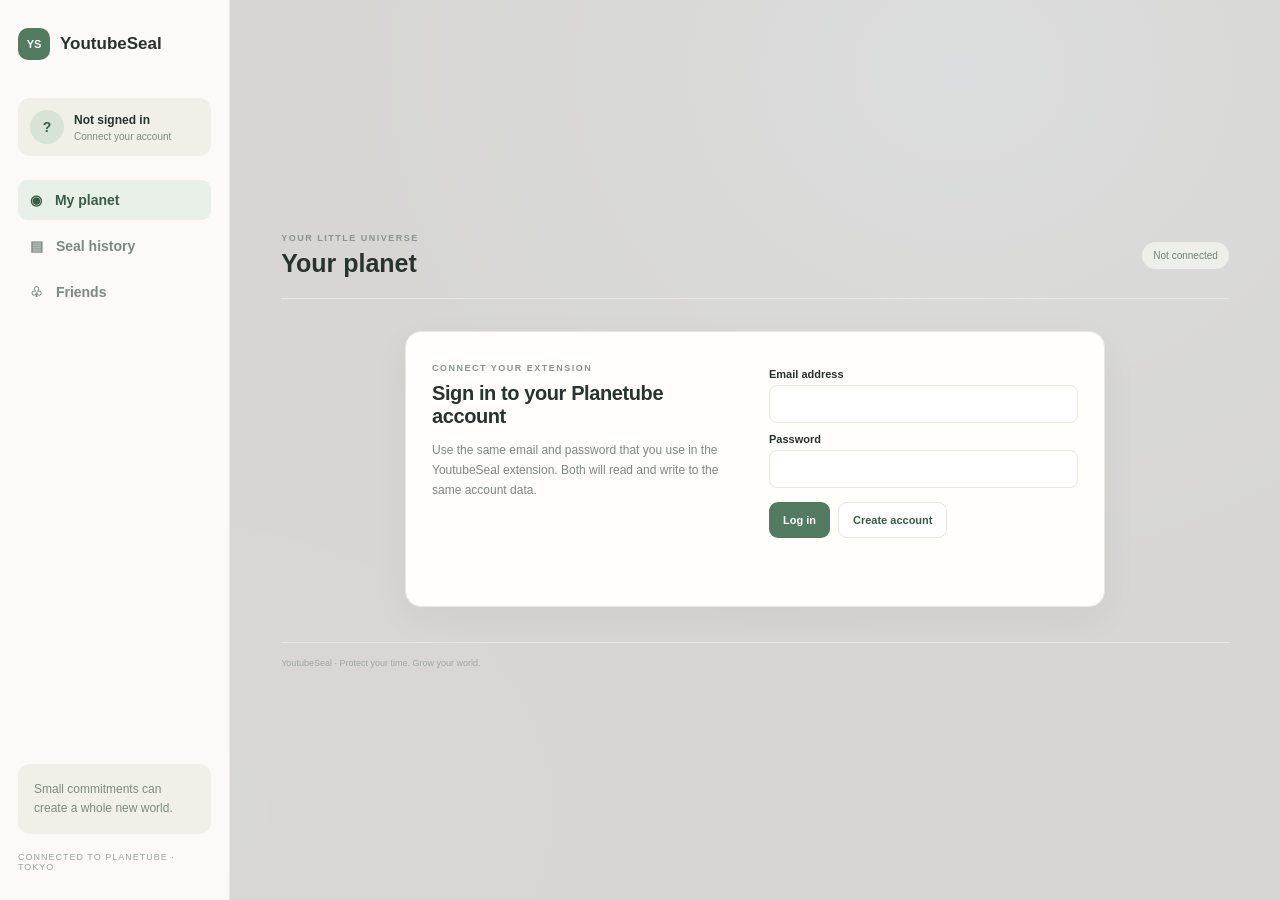
<file: dashboard/index.html>
<!doctype html>
<html lang="en">
<head>
  <meta charset="utf-8">
  <meta name="viewport" content="width=device-width,initial-scale=1">
  <meta name="theme-color" content="#f5f3ec">
  <title>YoutubeSeal — Your planet</title>
  <link rel="stylesheet" href="style.css">
</head>
<body>
  <div class="layout">
    <aside class="sidebar">
      <a class="brand" href="#"><span class="brand-mark">YS</span> YoutubeSeal</a>
      <div class="user-chip"><div class="avatar" id="avatar">?</div><div><strong id="user-name">Not signed in</strong><small id="user-email">Connect your account</small></div></div>
      <nav>
        <button class="nav active" data-page="home">◉ <span>My planet</span></button>
        <button class="nav" data-page="history">▤ <span>Seal history</span></button>
        <button class="nav" data-page="friends">♧ <span>Friends</span></button>
      </nav>
      <div class="side-note">Small commitments can create a whole new world.</div>
      <small class="side-foot">CONNECTED TO PLANETUBE · TOKYO</small>
    </aside>
    <main>
      <header class="topbar">
        <div><div class="eyebrow">YOUR LITTLE UNIVERSE</div><h1 id="page-title">Your planet</h1></div>
        <div class="top-actions"><span id="connection" class="connection">Not connected</span><button id="refresh" class="secondary" hidden>Refresh data</button><button id="logout" class="secondary" hidden>Log out</button></div>
      </header>
      <section id="auth-panel" class="auth-panel">
        <div><span class="eyebrow">CONNECT YOUR EXTENSION</span><h2>Sign in to your Planetube account</h2><p>Use the same email and password that you use in the YoutubeSeal extension. Both will read and write to the same account data.</p></div>
        <form id="auth-form">
          <label for="email">Email address</label><input id="email" type="email" autocomplete="username" required>
          <label for="password">Password</label><input id="password" type="password" autocomplete="current-password" required minlength="6">
          <div class="auth-buttons"><button class="primary" type="submit">Log in</button><button class="secondary" id="signup" type="button">Create account</button></div>
          <p id="auth-message" class="message" role="status"></p>
        </form>
      </section>
      <div id="dashboard" hidden>
        <section class="page active" id="page-home">
          <div class="welcome"><div><h2 id="welcome-title">Welcome back.</h2><p>Here is the information saved to your Planetube account.</p></div><span class="live-pill">● Live database data</span></div>
          <div class="hero-grid">
            <article class="card planet-card">
              <div class="card-heading"><div><span class="eyebrow">YOUR WORLD</span><h2 id="planet-name">Your planet</h2></div><span class="tag" id="planet-level">Level 1</span></div>
              <div class="planet-scene"><div class="orbit"></div><div class="planet"><span>✦</span></div><p>A small world, growing at your pace.</p></div>
              <div class="planet-data"><div><span>Growth points</span><strong id="growth-points">0</strong></div><div><span>Planet level</span><strong id="level-number">1</strong></div></div>
              <p class="subtle" id="growth-note">These values are read directly from your Planetube database.</p>
            </article>
            <article class="card focus-card">
              <span class="eyebrow">YOUR COMMITMENTS</span><h2>Your progress</h2>
              <div class="metric"><span>Time protected</span><strong id="protected-time">0m</strong></div>
              <div class="metric"><span>Completed seals</span><strong id="completed-count">0</strong></div>
              <div class="metric"><span>Active seals</span><strong id="active-count">0</strong></div>
              <div class="metric"><span>Total records</span><strong id="total-count">0</strong></div>
              <p class="subtle">Actual and TEST session records are counted here. TEST records are clearly marked in the history.</p>
            </article>
          </div>
          <article class="card recent-card"><div class="card-heading"><div><span class="eyebrow">RECENT ACTIVITY</span><h2>Latest seal sessions</h2></div><button class="text-link" data-go="history">See all →</button></div><div id="recent-list" class="session-list"></div></article>
        </section>
        <section class="page" id="page-history">
          <div class="page-intro"><span class="eyebrow">YOUR JOURNEY</span><h2>Seal history</h2><p>These records are loaded from <code>ys_seal_sessions</code>.</p></div>
          <div class="card"><div class="card-heading"><h2>All sessions</h2><span id="history-count" class="tag">0 records</span></div><div id="history-list" class="session-list"></div></div>
        </section>
        <section class="page" id="page-friends">
          <div class="page-intro"><span class="eyebrow">YOUR CIRCLE</span><h2>Friends</h2><p>Friend connections are not in the database yet.</p></div>
          <div class="card empty-friends"><div class="friend-symbol">♧</div><h2>Friends are coming later</h2><p>This page intentionally does not show fake people. We can add real friend profiles and privacy controls after the personal dashboard works.</p></div>
        </section>
      </div>
      <footer>YoutubeSeal · Protect your time. Grow your world.</footer>
    </main>
  </div>
  <script src="../planet-theme.js"></script>
  <script src="app.js"></script>
</body>
</html>
</file>
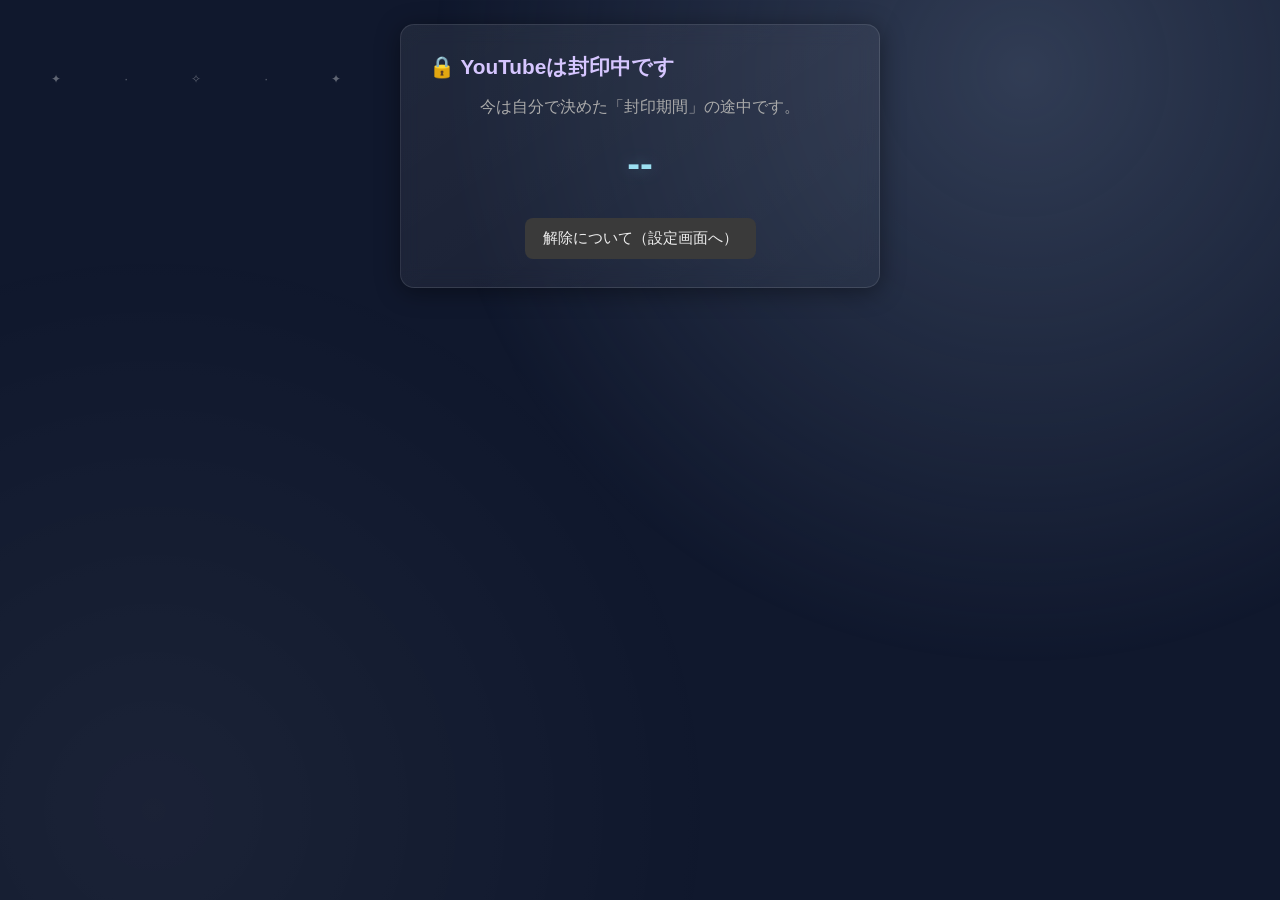
<file: blocked.html>
<!DOCTYPE html>
<html lang="ja">
<head>
<meta charset="UTF-8">
<title>YouTube封印中</title>
<link rel="stylesheet" href="style.css">
</head>
<body>
  <div class="card">
    <h1>🔒 YouTubeは封印中です</h1>
    <p class="sub">今は自分で決めた「封印期間」の途中です。</p>
    <div class="countdown" id="countdown">--</div>
    <p class="small" id="untilText" style="text-align:center;"></p>
    <div style="text-align:center; margin-top:20px;">
      <button class="secondary" id="goOptions">解除について（設定画面へ）</button>
    </div>
  </div>
  <script src="blocked.js"></script>
</body>
</html>
</file>
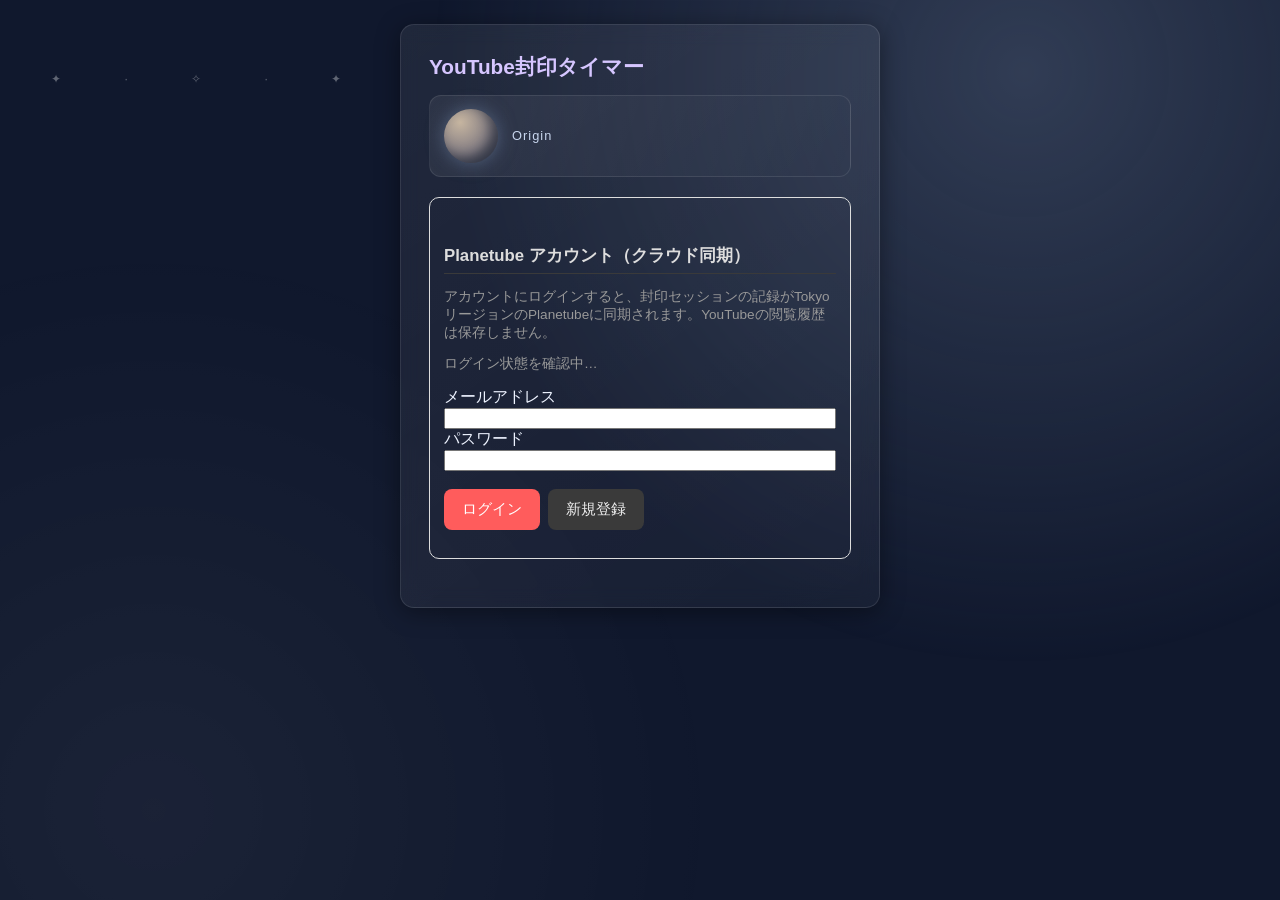
<file: options.html>
<!DOCTYPE html>
<html lang="ja">
<head><meta charset="UTF-8"><title>YouTube封印タイマー 設定</title><link rel="stylesheet" href="style.css"></head>
<body>
  <div class="card">
    <h1>YouTube封印タイマー</h1>
    <div class="planet-mini-scene" aria-label="Your evolving planet"><span class="planet-mini-orb"></span><span class="planet-stage-name">Origin</span></div>
    <section style="border:1px solid #ddd;border-radius:10px;padding:14px;margin-bottom:20px;">
      <h2>Planetube アカウント（クラウド同期）</h2>
      <p class="small">アカウントにログインすると、封印セッションの記録がTokyoリージョンのPlanetubeに同期されます。YouTubeの閲覧履歴は保存しません。</p>
      <p id="authStatus" class="small">ログイン状態を確認中…</p>
      <div id="authForm">
        <label>メールアドレス</label><input type="email" id="authEmail" autocomplete="email" style="width:100%;box-sizing:border-box;">
        <label>パスワード</label><input type="password" id="authPassword" autocomplete="current-password" style="width:100%;box-sizing:border-box;">
        <div style="display:flex;gap:8px;margin-top:10px;flex-wrap:wrap;">
          <button id="loginBtn">ログイン</button><button id="signupBtn" class="secondary">新規登録</button>
        </div>
      </div>
      <button id="logoutBtn" class="secondary" style="display:none;">ログアウト</button>
      <p id="authMessage" class="small" aria-live="polite"></p>
    </section>
    <section id="cheatPanel" hidden style="border:2px dashed #9a7b45;border-radius:12px;padding:14px;margin:18px 0;background:#fbf7ed;">
      <h2 style="margin-top:0;">Developer Cheat Mode</h2>
      <p class="small">このアカウント専用のテスト機能です。YouTubeのブロック状態は変更しません。テストセッションは履歴にTESTと表示され、惑星の数値は実際のデータに反映されます。</p>
      <label>テスト時間（分）</label><input type="number" id="cheatMinutes" value="30" min="1" max="10080">
      <div style="display:flex;gap:8px;flex-wrap:wrap;margin-top:10px;">
        <button id="createCompletedTestBtn" class="secondary">完了済みテスト記録を作成</button>
        <button id="startTestBtn" class="secondary">テストセッション開始</button>
        <button id="completeTestBtn" class="secondary">テストを完了</button>
        <button id="cancelTestBtn" class="secondary">テストをキャンセル</button>
      </div>
      <div style="display:flex;gap:8px;flex-wrap:wrap;margin-top:16px;align-items:end;">
        <div style="flex:1;min-width:130px;"><label>Growth points（設定値）</label><input type="number" id="cheatGrowthPoints" min="0" value="100"></div>
        <button id="setGrowthBtn" class="secondary">Growth pointsを設定</button>
      </div>
      <div style="display:flex;gap:8px;flex-wrap:wrap;margin-top:10px;align-items:end;">
        <div style="flex:1;min-width:130px;"><label>Planet level（設定値）</label><input type="number" id="cheatLevel" min="1" value="2"></div>
        <button id="setLevelBtn" class="secondary">Levelを設定</button>
      </div>
      <p id="cheatStatus" class="small" aria-live="polite"></p>
      <p id="cheatMessage" class="small" aria-live="polite"></p>
    </section>
    <div id="setupView" style="display:none;">
      <p>封印する期間を決めてください。</p><label>期間（日数）</label><input type="number" id="daysInput" value="14" min="1">
      <div class="warn">設定すると、二度と表示されない「解除コード」が1回だけ発行されます。なくさないように保管してください。</div>
      <button id="startBtn">この期間で封印を開始する</button>
    </div>
    <div id="codeView" style="display:none;">
      <p>封印を開始しました。以下が解除コードです。<b>この画面を閉じると二度と表示されません。</b></p>
      <div class="code-box" id="codeBox"></div><div class="warn">コードを安全な場所に保管してください。</div>
      <p id="syncMessage" class="small"></p><button id="codeDoneBtn">保管しました。閉じる</button>
    </div>
    <div id="activeView" style="display:none;">
      <p class="sub" id="statusText"></p><div class="countdown" id="countdownText">--</div>
      <h2>期間を延長する</h2><input type="number" id="extendDays" value="7" min="1"><button id="extendBtn" class="secondary">延長する</button>
      <h2>早期解除</h2><div id="noRequestView"><p class="small">解除には48時間のクールダウンと解除コードの入力が必要です。</p><button id="requestUnlockBtn" class="secondary">解除をリクエストする</button></div>
      <div id="pendingView" style="display:none;"><p id="cooldownText" class="small"></p><button id="cancelRequestBtn" class="secondary">リクエストを取り消す</button>
        <div id="codeEntry" style="display:none;margin-top:16px;"><label>解除コードを入力</label><input type="text" id="unlockCodeInput" placeholder="発行されたコードを入力"><button id="confirmUnlockBtn">解除する</button><p class="error" id="unlockError"></p></div>
      </div>
    </div>
    <div id="freeView" style="display:none;"><p>現在、封印期間はありません。</p><label>新しく封印を始める期間（日数）</label><input type="number" id="restartDays" value="14" min="1"><button id="restartBtn">封印を開始する</button></div>
  </div>
  <script src="planet-theme.js"></script><script src="options.js"></script>
</body></html>
</file>
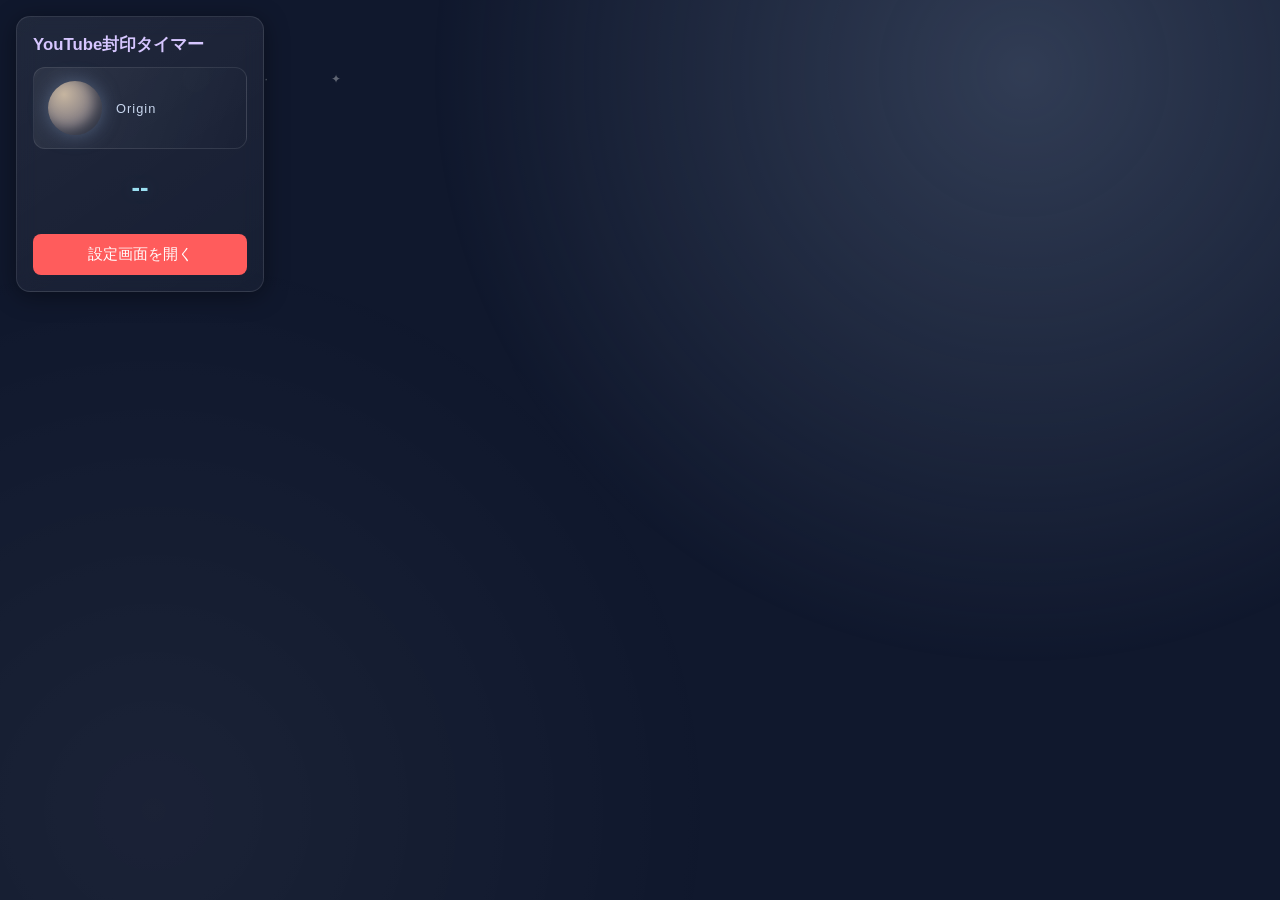
<file: popup.html>
<!DOCTYPE html>
<html lang="ja">
<head>
<meta charset="UTF-8">
<title>YouTube封印タイマー</title>
<link rel="stylesheet" href="style.css">
<style>body{width:280px;padding:16px;}</style>
</head>
<body>
  <div class="card" style="padding:16px;">
    <h1 style="font-size:1.05em;">YouTube封印タイマー</h1>
    <div class="planet-mini-scene" aria-label="Your evolving planet"><span class="planet-mini-orb"></span><span class="planet-stage-name">Origin</span></div>
    <div class="countdown" id="status" style="font-size:1.6em;">--</div>
    <button id="openOptions" style="width:100%;">設定画面を開く</button>
  </div>
  <script src="planet-theme.js"></script>
  <script src="popup.js"></script>
</body>
</html>
</file>
<file: dashboard/style.css>
:root{--ink:#27332e;--muted:#7d8980;--paper:#f5f3ec;--card:#fffefa;--line:#e9e7de;--green:#527b61;--green-dark:#365d46;--soft:#e9f0e8}*{box-sizing:border-box}body{margin:0;background:var(--paper);color:var(--ink);font:14px Arial,sans-serif}.layout{min-height:100vh;display:grid;grid-template-columns:230px 1fr}.sidebar{background:#fbfaf6;border-right:1px solid var(--line);padding:28px 18px;display:flex;flex-direction:column;position:sticky;top:0;height:100vh}.brand{display:flex;align-items:center;gap:10px;text-decoration:none;color:var(--ink);font-size:17px;font-weight:800}.brand-mark{width:32px;height:32px;border-radius:10px;background:var(--green);color:white;display:grid;place-items:center;font-size:11px}.user-chip{display:flex;align-items:center;gap:10px;background:#f0f0e8;padding:12px;border-radius:12px;margin:38px 0 24px}.avatar{width:34px;height:34px;border-radius:50%;background:#d7e3d4;color:var(--green-dark);display:grid;place-items:center;font-weight:bold}.user-chip strong,.user-chip small{display:block}.user-chip strong{font-size:12px}.user-chip small{font-size:10px;color:var(--muted);margin-top:4px;max-width:145px;overflow-wrap:anywhere}.sidebar nav{display:grid;gap:6px}.nav{border:0;background:transparent;text-align:left;padding:12px;border-radius:9px;color:var(--muted);cursor:pointer;font-weight:600}.nav span{margin-left:9px}.nav.active,.nav:hover{background:var(--soft);color:var(--green-dark)}.side-note{margin-top:auto;background:#f0f0e8;border-radius:12px;padding:16px;color:var(--muted);font-size:12px;line-height:1.6}.side-foot{margin-top:18px;color:#9ba49b;font-size:9px;letter-spacing:1px}main{width:100%;max-width:1400px;margin:auto;padding:30px clamp(18px,4vw,55px)}.topbar{display:flex;align-items:center;justify-content:space-between;border-bottom:1px solid var(--line);padding-bottom:20px}.eyebrow{font-size:9px;letter-spacing:1.5px;color:#89958b;font-weight:bold}.topbar h1{font-size:25px;margin:6px 0 0}.top-actions{display:flex;align-items:center;gap:8px;flex-wrap:wrap}.connection,.live-pill,.tag{border-radius:20px;background:#eeefe8;color:#718078;padding:8px 11px;font-size:10px}.connection.online,.live-pill{background:var(--soft);color:var(--green-dark)}button{font:inherit}.primary,.secondary{border-radius:9px;padding:11px 14px;cursor:pointer;font-size:11px;font-weight:bold}.primary{border:0;background:var(--green);color:white}.primary:hover{background:var(--green-dark)}.secondary{border:1px solid var(--line);background:white;color:var(--green-dark)}.secondary:disabled{opacity:.5;cursor:wait}.auth-panel{margin:32px auto;max-width:700px;background:var(--card);border:1px solid var(--line);border-radius:16px;padding:26px;display:grid;grid-template-columns:1fr 1fr;gap:28px;box-shadow:0 12px 36px #2c392f0d}.auth-panel h2,.page h2{font-size:20px;letter-spacing:-.4px;margin:8px 0}.auth-panel p,.page-intro p{font-size:12px;line-height:1.7;color:var(--muted)}form label{display:block;font-size:11px;font-weight:bold;margin:10px 0 5px}input{width:100%;border:1px solid var(--line);border-radius:8px;padding:11px;font-size:12px;background:white}.auth-buttons{display:flex;gap:8px;margin-top:14px}.message{min-height:18px;color:#8b6830;font-size:11px}.welcome{display:flex;justify-content:space-between;align-items:center;margin:24px 0 18px;gap:10px}.welcome h2{font-size:20px;margin:0 0 5px}.welcome p{font-size:12px;color:var(--muted);margin:0}.hero-grid{display:grid;grid-template-columns:1.2fr .8fr;gap:15px}.card{background:var(--card);border:1px solid var(--line);border-radius:15px;padding:20px;box-shadow:0 12px 36px #2c392f0d}.card-heading{display:flex;justify-content:space-between;align-items:center;gap:10px}.card-heading h2{font-size:16px;margin:5px 0}.planet-scene{height:210px;position:relative;display:grid;place-items:center;background:radial-gradient(ellipse at 50% 80%,#f0efe6,#fffefa 70%);overflow:hidden}.orbit{position:absolute;width:260px;height:100px;border:1px solid #b9c9b8;border-radius:50%;transform:rotate(-15deg);opacity:.5}.planet{width:128px;height:128px;border-radius:50%;display:grid;place-items:center;background:radial-gradient(circle at 30% 25%,#b6c99e,#759977 55%,#496c55);box-shadow:inset -12px -12px 20px #1f422f38,0 14px 25px #3b533d20;color:#f2e6c7;font-size:26px}.planet-scene p{position:absolute;bottom:5px;color:#9ca59a;font-size:10px}.planet-data{display:grid;grid-template-columns:1fr 1fr;border-top:1px solid var(--line);padding-top:14px}.planet-data span,.planet-data strong{display:block}.planet-data span{color:var(--muted);font-size:10px}.planet-data strong{font-size:22px;margin-top:4px}.subtle{color:#9aa39a;font-size:10px;line-height:1.6;margin:14px 0 0}.focus-card h2{margin:7px 0 18px}.metric{display:flex;justify-content:space-between;align-items:center;padding:13px 0;border-bottom:1px solid #f0efe9;color:var(--muted);font-size:11px}.metric strong{color:var(--ink);font-size:17px}.recent-card{margin-top:15px}.text-link{border:0;background:none;color:var(--green);font-size:11px;cursor:pointer}.session-list{margin-top:12px}.session-row{display:flex;align-items:center;gap:11px;padding:13px 0;border-top:1px solid #f0efe9}.session-icon{width:32px;height:32px;border-radius:9px;background:var(--soft);color:var(--green);display:grid;place-items:center}.session-main{flex:1;min-width:0}.session-main strong,.session-main small{display:block}.session-main strong{font-size:11px}.session-main small{font-size:9px;color:#9ba39b;margin-top:3px}.session-meta{text-align:right}.session-meta b,.session-meta small{display:block}.session-meta b{font-size:11px}.session-meta small{font-size:9px;color:#9ba39b;margin-top:3px}.empty{font-size:12px;color:var(--muted);line-height:1.7;padding:12px 0}.page{display:none;padding-top:26px}.page.active{display:block}.page-intro{margin-bottom:18px}.page-intro h2{font-size:21px;margin:7px 0 4px}.empty-friends{text-align:center;padding:45px 20px}.empty-friends p{max-width:420px;margin:0 auto;color:var(--muted);font-size:12px;line-height:1.7}.friend-symbol{font-size:36px;color:var(--green)}footer{border-top:1px solid var(--line);margin-top:35px;padding-top:15px;color:#a0a69e;font-size:9px}[hidden]{display:none!important}@media(max-width:850px){.layout{grid-template-columns:190px 1fr}.hero-grid{grid-template-columns:1fr}.auth-panel{grid-template-columns:1fr}}@media(max-width:650px){.layout{display:block}.sidebar{height:auto;position:static;padding:14px}.user-chip,.side-note,.side-foot{display:none}.sidebar nav{display:flex;overflow:auto;margin-top:10px}.nav{white-space:nowrap;padding:9px}.main-content,main{padding:18px}.topbar{align-items:flex-start;gap:10px}.topbar h1{font-size:20px}.top-actions{justify-content:flex-end}.welcome{align-items:flex-start;flex-direction:column}.card{padding:15px}.session-row{gap:8px}.session-meta small{max-width:80px}}
.test-tag{display:inline-block;margin-left:7px;padding:3px 6px;border-radius:5px;background:#f4ead5;color:#8a6630;font-size:9px;letter-spacing:.6px;vertical-align:middle}


/* Fantasy planet progression: ten visual stages, one per ten levels. */
body{--cosmos:#10182d;--cosmos-glow:#354c7b;--accent:#8ed8e8;--accent-soft:#d8f5fa;transition:background-color .8s ease,color .8s ease}
body::before{content:"";position:fixed;inset:0;z-index:-1;pointer-events:none;background:radial-gradient(ellipse at 75% 8%,var(--cosmos-glow),transparent 48%),radial-gradient(ellipse at 12% 90%,#ffffff12,transparent 42%),var(--cosmos);opacity:.13;transition:background 1s ease,opacity 1s ease}
body[data-stage]{--paper:#f4f1eb;--card:#fffdf8;--green:#557c8a;--green-dark:#355b6b;--soft:#e5f1f3}
body[data-stage="1"]{--cosmos:#172238;--cosmos-glow:#53627d;--accent:#b6c1d3}
body[data-stage="2"]{--cosmos:#102d49;--cosmos-glow:#4386ad;--accent:#77d8ed;--green:#477e9b;--green-dark:#2e607c;--soft:#e1f2f8}
body[data-stage="3"]{--cosmos:#123c3c;--cosmos-glow:#399b85;--accent:#8be0b1;--green:#43866c;--green-dark:#28634e;--soft:#e0f3e7}
body[data-stage="4"]{--cosmos:#2b2549;--cosmos-glow:#9875b9;--accent:#c4a5f5;--green:#78619d;--green-dark:#51416f;--soft:#eee7f7}
body[data-stage="5"]{--cosmos:#1d3555;--cosmos-glow:#d29b65;--accent:#f3ca83;--green:#a27a4d;--green-dark:#73512f;--soft:#f6eddf}
body[data-stage="6"]{--cosmos:#202342;--cosmos-glow:#8e79c5;--accent:#d2b5ff;--green:#7969a6;--green-dark:#51447c;--soft:#eee9fa}
body[data-stage="7"]{--cosmos:#172e50;--cosmos-glow:#5c9bc8;--accent:#9ddcff;--green:#5287aa;--green-dark:#35627f;--soft:#e3f1fa}
body[data-stage="8"]{--cosmos:#183a55;--cosmos-glow:#4ac4b1;--accent:#8cf5dc;--green:#4e9a8d;--green-dark:#2f7166;--soft:#e0f5ef}
body[data-stage="9"]{--cosmos:#30264c;--cosmos-glow:#b17acb;--accent:#e0b4ff;--green:#936fae;--green-dark:#654879;--soft:#f2e8f7}
body[data-stage="10"]{--cosmos:#172c43;--cosmos-glow:#e3bd72;--accent:#ffe3a0;--green:#9d8351;--green-dark:#715a31;--soft:#f7f0df}
body[data-stage] .sidebar{background:color-mix(in srgb,var(--card) 88%,var(--cosmos-glow));transition:background .8s ease}
body[data-stage] .brand-mark{background:var(--green)}
body[data-stage] .planet-scene{background:radial-gradient(ellipse at 50% 78%,color-mix(in srgb,var(--accent) 28%,white),var(--card) 72%);border-radius:12px;transition:background 1s ease}
.planet-scene{isolation:isolate}
.planet-scene::before,.planet-scene::after{content:"";position:absolute;border-radius:50%;pointer-events:none}
.planet-scene::before{width:5px;height:5px;left:14%;top:22%;background:white;box-shadow:65px 30px 0 1px #fff9,170px -5px 0 0 #fff,220px 55px 0 1px #fff8, -25px 95px 0 0 #fff8;animation:star-drift 8s ease-in-out infinite alternate}
.planet-scene::after{width:90px;height:90px;right:12%;top:14%;background:radial-gradient(circle at 35% 35%,#fff8,#fff0 70%);filter:blur(2px);opacity:.55}
.planet{position:relative;z-index:1;overflow:visible;animation:planet-float 6s ease-in-out infinite;transition:background 1s ease,box-shadow 1s ease}
.planet::before{content:"";position:absolute;inset:-10px;border:1px solid color-mix(in srgb,var(--accent) 65%,transparent);border-radius:50%;opacity:0;transform:scale(.9);transition:opacity .8s ease,transform .8s ease}
.planet::after{content:"";position:absolute;width:34%;height:20%;left:13%;top:15%;border-radius:50%;background:#fff8;filter:blur(9px)}
.planet-scene[data-stage="1"] .planet{background:radial-gradient(circle at 30% 25%,#c6b5a0,#817b82 58%,#3f465b);box-shadow:inset -15px -12px 22px #11182788,0 14px 35px #52627b55}
.planet-scene[data-stage="2"] .planet{background:radial-gradient(circle at 30% 25%,#d0f7ff,#4aa3cf 48%,#174a83);box-shadow:inset -15px -12px 22px #06294e88,0 0 35px #68c9ee88}
.planet-scene[data-stage="3"] .planet{background:radial-gradient(ellipse at 60% 62%,#42a98a 0 18%,transparent 19%),radial-gradient(ellipse at 32% 34%,#7dcf9d 0 23%,transparent 24%),radial-gradient(circle at 30% 25%,#b7f2ed,#2585a0 58%,#16435e);box-shadow:inset -15px -12px 22px #062c3888,0 0 32px #65d5b088}
.planet-scene[data-stage="4"] .planet{background:radial-gradient(ellipse at 60% 62%,#6dc987 0 22%,transparent 23%),radial-gradient(ellipse at 32% 34%,#b4d77c 0 25%,transparent 26%),radial-gradient(circle at 30% 25%,#d5d8a3,#498c70 58%,#263f63);box-shadow:inset -15px -12px 22px #143b3588,0 0 38px #80d8a088}
.planet-scene[data-stage="5"] .planet{background:radial-gradient(ellipse at 60% 62%,#8bc78c 0 24%,transparent 25%),radial-gradient(ellipse at 32% 34%,#d6c17b 0 25%,transparent 26%),radial-gradient(circle at 30% 25%,#fff0c5,#4e9aa0 58%,#273e6b);box-shadow:inset -15px -12px 22px #143b3588,0 0 38px #f1d08b88}
.planet-scene[data-stage="6"] .planet::before,.planet-scene[data-stage="7"] .planet::before,.planet-scene[data-stage="8"] .planet::before,.planet-scene[data-stage="9"] .planet::before,.planet-scene[data-stage="10"] .planet::before{opacity:.8;transform:scale(1.05) rotate(-18deg);border-width:2px}
.planet-scene[data-stage="6"] .planet{background:radial-gradient(circle at 30% 25%,#d7c8f4,#8b70ba 55%,#3e376e);box-shadow:inset -15px -12px 22px #21183d99,0 0 40px #a88be788}
.planet-scene[data-stage="6"] .planet::before{inset:12px -38px;border-radius:50%;transform:rotate(-22deg);border-color:#e6d4ff}
.planet-scene[data-stage="7"] .planet{background:radial-gradient(circle at 30% 25%,#d7f4ff,#528fbd 55%,#263e78);box-shadow:inset -15px -12px 22px #14264b99,0 0 40px #84caff99}
.planet-scene[data-stage="7"] .planet::before{inset:-24px -36px;border-color:#b9e7ff}
.planet-scene[data-stage="8"] .planet{background:radial-gradient(circle at 30% 25%,#c4fff0,#46a69b 55%,#244a75);box-shadow:inset -15px -12px 22px #123a4599,0 0 45px #79ffe0aa}
.planet-scene[data-stage="8"] .planet::before{inset:-32px -42px;border-color:#8affdf;box-shadow:0 0 18px #7fffe0}
.planet-scene[data-stage="9"] .planet{background:radial-gradient(circle at 30% 25%,#f4d8ff,#9b76c6 55%,#3c356e);box-shadow:inset -15px -12px 22px #20163e99,0 0 48px #d4a3ffaa}
.planet-scene[data-stage="9"] .planet::before{inset:-38px -50px;border-color:#f0d3ff;box-shadow:0 0 22px #d8aaff}
.planet-scene[data-stage="10"] .planet{background:radial-gradient(circle at 30% 25%,#fff5c7,#d4a75e 35%,#4f8d88 70%,#283c68);box-shadow:inset -15px -12px 22px #30234499,0 0 58px #ffe19aaa}
.planet-scene[data-stage="10"] .planet::before{inset:-45px -60px;border-color:#ffe8a8;box-shadow:0 0 30px #ffe8a8}
@keyframes planet-float{0%,100%{transform:translateY(0)}50%{transform:translateY(-8px)}}
@keyframes star-drift{from{transform:translate3d(0,0,0);opacity:.55}to{transform:translate3d(8px,-7px,0);opacity:1}}
.card,.auth-panel,.nav,.primary,.secondary{transition:transform .22s ease,box-shadow .22s ease,background-color .5s ease,color .5s ease}
.card:hover{transform:translateY(-2px);box-shadow:0 16px 42px #17243b16}
.nav:focus-visible,button:focus-visible,input:focus-visible{outline:3px solid var(--accent);outline-offset:3px}
@media(prefers-reduced-motion:reduce){*,*::before,*::after{animation:none!important;transition:none!important;scroll-behavior:auto!important}}

/* Make the page-wide background visibly evolve with the active planet stage. */
body[data-stage]{background:radial-gradient(ellipse at 88% 0%,color-mix(in srgb,var(--cosmos-glow) 24%,transparent),transparent 48%),radial-gradient(ellipse at 4% 92%,color-mix(in srgb,var(--accent) 15%,transparent),transparent 42%),var(--paper)}
</file>
<file: style.css>
* { box-sizing: border-box; }
body {
  font-family: "Hiragino Kaku Gothic ProN", "Yu Gothic", sans-serif;
  background: #1a1a1a;
  color: #f5f5f5;
  margin: 0;
  padding: 24px;
}
.card {
  max-width: 480px;
  margin: 0 auto;
  background: #242424;
  border-radius: 14px;
  padding: 28px;
  box-shadow: 0 4px 24px rgba(0,0,0,0.4);
}
h1 {
  font-size: 1.3em;
  margin-top: 0;
  color: #ff5c5c;
}
h2 {
  font-size: 1.05em;
  color: #ddd;
  border-bottom: 1px solid #3a3a3a;
  padding-bottom: 6px;
  margin-top: 32px;
}
.countdown {
  font-size: 2.4em;
  font-weight: bold;
  text-align: center;
  margin: 24px 0;
  color: #ff5c5c;
}
.sub {
  text-align: center;
  color: #aaa;
  margin-bottom: 24px;
}
button {
  background: #ff5c5c;
  color: white;
  border: none;
  padding: 10px 18px;
  border-radius: 8px;
  font-size: 0.95em;
  cursor: pointer;
  margin-top: 8px;
}
button.secondary {
  background: #3a3a3a;
  color: #eee;
}
button:disabled {
  background: #555;
  cursor: not-allowed;
}
input[type="text"], input[type="number"] {
  width: 100%;
  padding: 8px;
  border-radius: 6px;
  border: 1px solid #444;
  background: #1a1a1a;
  color: #fff;
  margin: 6px 0 12px 0;
}
.code-box {
  background: #1a1a1a;
  border: 1px dashed #ff5c5c;
  padding: 14px;
  border-radius: 8px;
  font-family: monospace;
  font-size: 1.1em;
  letter-spacing: 1px;
  word-break: break-all;
  margin: 12px 0;
}
.warn {
  background: #3a2a1a;
  border-left: 4px solid #e0a030;
  padding: 10px 14px;
  border-radius: 4px;
  font-size: 0.9em;
  margin: 12px 0;
}
.error {
  color: #ff8080;
  font-size: 0.9em;
}
.small {
  font-size: 0.85em;
  color: #999;
}


/* Shared fantasy atmosphere for the extension popup and settings page. */
body{position:relative;isolation:isolate;overflow-x:hidden;background:#10182d;color:#eef3ff;transition:background 1s ease,color .5s ease}
body::before{content:"";position:fixed;inset:0;z-index:-1;pointer-events:none;background:radial-gradient(circle at 80% 8%,var(--theme-glow,#53627d),transparent 45%),radial-gradient(circle at 12% 90%,#ffffff18,transparent 42%);opacity:.5;transition:background 1s ease}
body::after{content:"✦      ·          ✧       ·       ✦";position:fixed;top:8%;left:4%;right:4%;z-index:-1;color:#ffffff55;letter-spacing:2.5em;font-size:12px;pointer-events:none;animation:ys-stars 9s ease-in-out infinite alternate}
body[data-stage="1"]{--theme-glow:#53627d}
body[data-stage="2"]{--theme-glow:#4386ad}
body[data-stage="3"]{--theme-glow:#399b85}
body[data-stage="4"]{--theme-glow:#9875b9}
body[data-stage="5"]{--theme-glow:#d29b65}
body[data-stage="6"]{--theme-glow:#8e79c5}
body[data-stage="7"]{--theme-glow:#5c9bc8}
body[data-stage="8"]{--theme-glow:#4ac4b1}
body[data-stage="9"]{--theme-glow:#b17acb}
body[data-stage="10"]{--theme-glow:#e3bd72}
.card{border:1px solid #ffffff1b;background:linear-gradient(145deg,#ffffff12,#ffffff08);backdrop-filter:blur(10px);transition:transform .25s ease,box-shadow .25s ease,border-color .5s ease}
h1{color:#d6c6ff}
button{transition:transform .2s ease,filter .2s ease,background .5s ease}
button:hover:not(:disabled){transform:translateY(-2px);filter:brightness(1.08)}
button:focus-visible,input:focus-visible{outline:3px solid #9bdff1;outline-offset:3px}
.countdown{color:#9bdff1;text-shadow:0 0 18px #83d9ff55}
@keyframes ys-stars{from{transform:translateY(0);opacity:.45}to{transform:translateY(8px);opacity:.9}}
@media(prefers-reduced-motion:reduce){*,*::before,*::after{animation:none!important;transition:none!important}}


.planet-mini-scene{display:flex;align-items:center;gap:14px;min-height:82px;margin:8px 0 20px;padding:10px 14px;border:1px solid #ffffff18;border-radius:12px;background:linear-gradient(110deg,#ffffff12,transparent);color:#c9d7ef;font-size:.8em;letter-spacing:.08em}
.planet-mini-orb{display:block;position:relative;flex:0 0 54px;width:54px;height:54px;border-radius:50%;background:radial-gradient(circle at 30% 25%,#c6b5a0,#817b82 58%,#3f465b);box-shadow:inset -7px -6px 12px #11182788,0 0 18px var(--theme-glow,#53627d);animation:ys-planet-float 5s ease-in-out infinite;transition:background 1s ease,box-shadow 1s ease}
.planet-mini-orb::before{content:"";position:absolute;inset:-7px;border:1px solid #ffffff55;border-radius:50%;opacity:0;transform:rotate(-20deg);transition:all .8s ease}
body[data-stage="2"] .planet-mini-orb{background:radial-gradient(circle at 30% 25%,#d0f7ff,#4aa3cf 48%,#174a83)}
body[data-stage="3"] .planet-mini-orb{background:radial-gradient(ellipse at 60% 62%,#42a98a 0 20%,transparent 21%),radial-gradient(ellipse at 32% 34%,#7dcf9d 0 24%,transparent 25%),radial-gradient(circle at 30% 25%,#b7f2ed,#2585a0 58%,#16435e)}
body[data-stage="4"] .planet-mini-orb{background:radial-gradient(ellipse at 60% 62%,#6dc987 0 23%,transparent 24%),radial-gradient(ellipse at 32% 34%,#b4d77c 0 25%,transparent 26%),radial-gradient(circle at 30% 25%,#d5d8a3,#498c70 58%,#263f63)}
body[data-stage="5"] .planet-mini-orb{background:radial-gradient(ellipse at 60% 62%,#8bc78c 0 24%,transparent 25%),radial-gradient(circle at 30% 25%,#fff0c5,#4e9aa0 58%,#273e6b)}
body[data-stage="6"] .planet-mini-orb,body[data-stage="7"] .planet-mini-orb,body[data-stage="8"] .planet-mini-orb,body[data-stage="9"] .planet-mini-orb,body[data-stage="10"] .planet-mini-orb{box-shadow:inset -7px -6px 12px #11182788,0 0 24px var(--theme-glow)}
body[data-stage="6"] .planet-mini-orb::before,body[data-stage="7"] .planet-mini-orb::before,body[data-stage="8"] .planet-mini-orb::before,body[data-stage="9"] .planet-mini-orb::before,body[data-stage="10"] .planet-mini-orb::before{opacity:1;inset:-10px -18px;border-width:2px}
body[data-stage="6"] .planet-mini-orb{background:radial-gradient(circle at 30% 25%,#d7c8f4,#8b70ba 55%,#3e376e)}
body[data-stage="7"] .planet-mini-orb{background:radial-gradient(circle at 30% 25%,#d7f4ff,#528fbd 55%,#263e78)}
body[data-stage="8"] .planet-mini-orb{background:radial-gradient(circle at 30% 25%,#c4fff0,#46a69b 55%,#244a75)}
body[data-stage="9"] .planet-mini-orb{background:radial-gradient(circle at 30% 25%,#f4d8ff,#9b76c6 55%,#3c356e)}
body[data-stage="10"] .planet-mini-orb{background:radial-gradient(circle at 30% 25%,#fff5c7,#d4a75e 35%,#4f8d88 70%,#283c68)}
@keyframes ys-planet-float{0%,100%{transform:translateY(0)}50%{transform:translateY(-5px)}}
</file>
